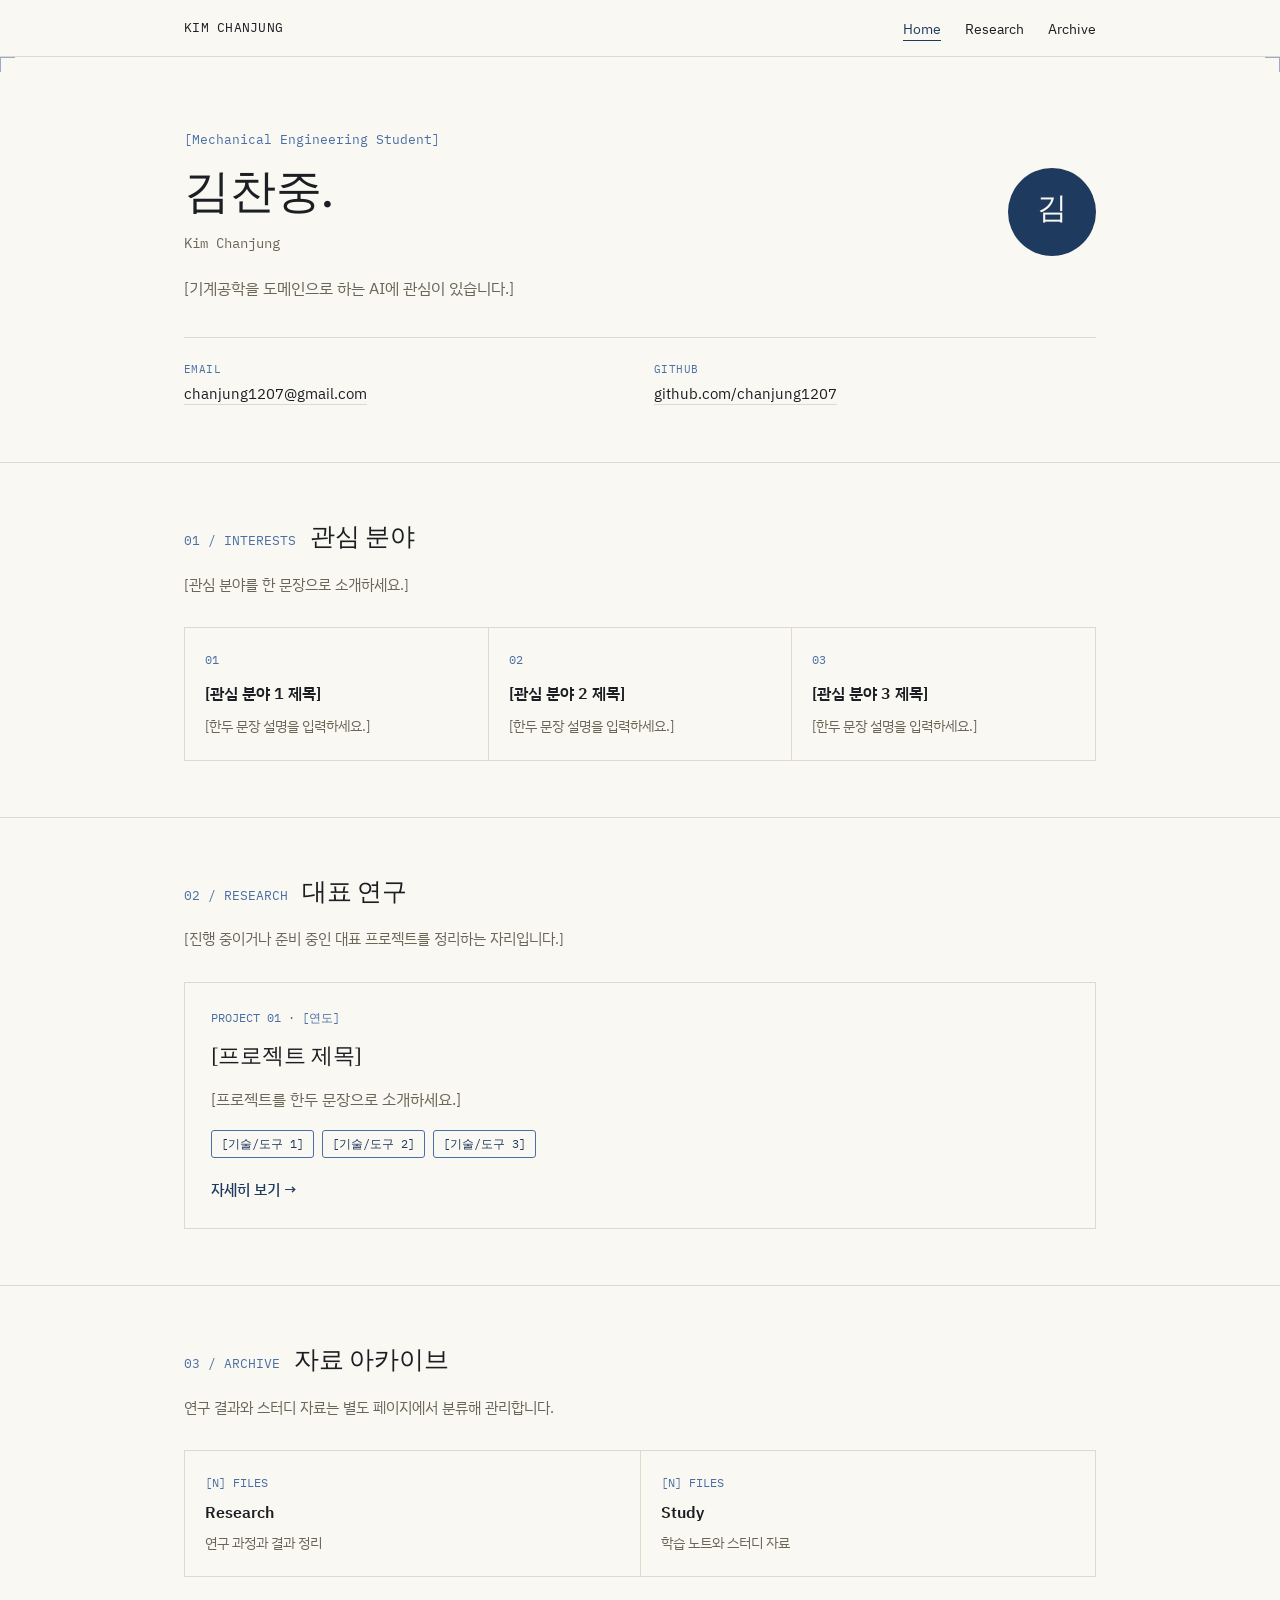
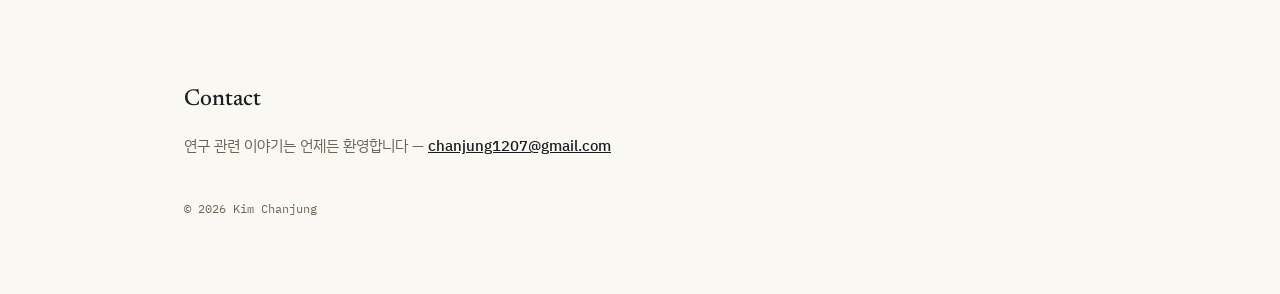
<file: index.html>
<!DOCTYPE html>
<html lang="ko">
<head>
<meta charset="UTF-8">
<meta name="viewport" content="width=device-width, initial-scale=1.0">
<title>김찬중 · Kim Chanjung</title>
<meta name="description" content="김찬중의 연구 관심사와 자료 아카이브">
<link rel="preconnect" href="https://fonts.googleapis.com">
<link rel="preconnect" href="https://fonts.gstatic.com" crossorigin>
<link href="https://fonts.googleapis.com/css2?family=Newsreader:ital,opsz,wght@0,6..72,400;0,6..72,500;0,6..72,600;1,6..72,400&family=IBM+Plex+Sans+KR:wght@400;500;600&family=IBM+Plex+Mono:wght@400;500&display=swap" rel="stylesheet">
<link rel="stylesheet" href="style.css">
</head>
<body>

<nav aria-label="주 메뉴">
  <div class="wrap">
    <a class="brand" href="index.html">KIM CHANJUNG</a>
    <ul>
      <li><a class="nav-link active" href="index.html">Home</a></li>
      <li><a class="nav-link" href="research.html">Research</a></li>
      <li><a class="nav-link" href="archive.html">Archive</a></li>
    </ul>
  </div>
</nav>

<header class="hero sheet">
  <div class="wrap">
    <p class="eyebrow mono">[Mechanical Engineering Student]</p>
    <div class="hero-grid">
      <div>
        <h1>김찬중.</h1>
        <p class="name-en">Kim Chanjung</p>
        <p class="lead">
          [기계공학을 도메인으로 하는 AI에 관심이 있습니다.]
        </p>
      </div>
      <!-- 사진이 준비되면 아래 div를 <img class="avatar" src="photo.jpg" alt="김찬중"> 로 교체하세요 -->
      <div class="avatar" aria-hidden="true">김</div>
    </div>

    <div class="meta-grid">
      <div class="meta-item">
        <p class="k mono">EMAIL</p>
        <p class="v"><a href="mailto:chanjung1207@gmail.com">chanjung1207@gmail.com</a></p>
      </div>
      <div class="meta-item">
        <p class="k mono">GITHUB</p>
        <p class="v"><a href="https://github.com/chanjung1207" target="_blank" rel="noopener">github.com/chanjung1207</a></p>
      </div>
    </div>
  </div>
</header>

<main>
<section id="interests">
  <div class="wrap">
    <div class="section-head">
      <span class="idx mono">01 / INTERESTS</span>
      <h2>관심 분야</h2>
    </div>
    <p class="section-sub">[관심 분야를 한 문장으로 소개하세요.]</p>

    <div class="interest-grid">
      <div class="interest-card">
        <p class="num">01</p>
        <h3>[관심 분야 1 제목]</h3>
        <p>[한두 문장 설명을 입력하세요.]</p>
      </div>
      <div class="interest-card">
        <p class="num">02</p>
        <h3>[관심 분야 2 제목]</h3>
        <p>[한두 문장 설명을 입력하세요.]</p>
      </div>
      <div class="interest-card">
        <p class="num">03</p>
        <h3>[관심 분야 3 제목]</h3>
        <p>[한두 문장 설명을 입력하세요.]</p>
      </div>
    </div>
  </div>
</section>

<section id="research">
  <div class="wrap">
    <div class="section-head">
      <span class="idx mono">02 / RESEARCH</span>
      <h2>대표 연구</h2>
    </div>
    <p class="section-sub">[진행 중이거나 준비 중인 대표 프로젝트를 정리하는 자리입니다.]</p>

    <div class="project-card">
      <p class="tag-row mono">PROJECT 01 · [연도]</p>
      <h3>[프로젝트 제목]</h3>
      <p>[프로젝트를 한두 문장으로 소개하세요.]</p>
      <div class="chip-row">
        <span class="chip">[기술/도구 1]</span>
        <span class="chip">[기술/도구 2]</span>
        <span class="chip">[기술/도구 3]</span>
      </div>
      <a class="go-link" href="research.html">자세히 보기 →</a>
    </div>
  </div>
</section>

<section id="archive-preview">
  <div class="wrap">
    <div class="section-head">
      <span class="idx mono">03 / ARCHIVE</span>
      <h2>자료 아카이브</h2>
    </div>
    <p class="section-sub">연구 결과와 스터디 자료는 별도 페이지에서 분류해 관리합니다.</p>

    <div class="archive-preview">
      <a class="archive-box" href="archive.html#research">
        <span class="count mono">[N] FILES</span>
        <span class="label">Research</span>
        <span class="desc">연구 과정과 결과 정리</span>
      </a>
      <a class="archive-box" href="archive.html#study">
        <span class="count mono">[N] FILES</span>
        <span class="label">Study</span>
        <span class="desc">학습 노트와 스터디 자료</span>
      </a>
    </div>
  </div>
</section>
</main>

<footer id="contact">
  <div class="wrap">
    <h2>Contact</h2>
    <p class="contact-line">연구 관련 이야기는 언제든 환영합니다 — <a href="mailto:chanjung1207@gmail.com">chanjung1207@gmail.com</a></p>
    <p class="copyright">© 2026 Kim Chanjung</p>
  </div>
</footer>

</body>
</html>
</file>
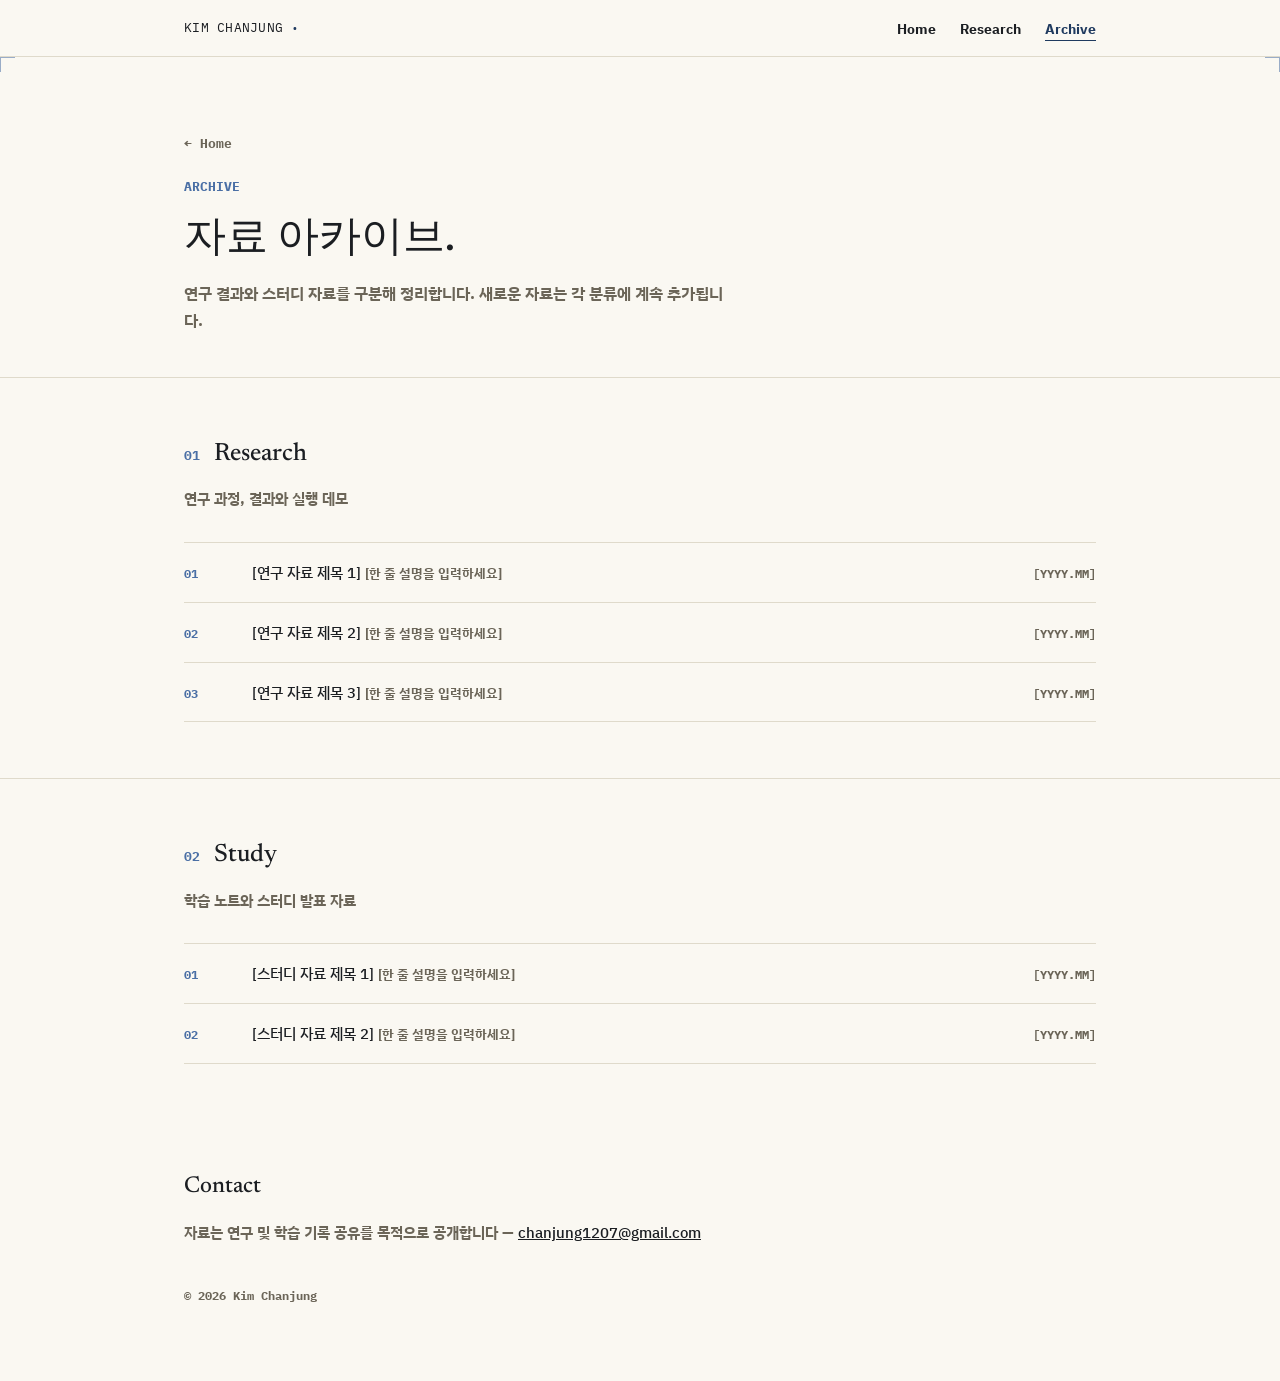
<file: archive.html>
<!DOCTYPE html>
<html lang="ko">
<head>
<meta charset="UTF-8">
<meta name="viewport" content="width=device-width, initial-scale=1.0">
<title>Archive · 김찬중</title>
<meta name="description" content="김찬중의 연구 및 스터디 자료 아카이브">
<link rel="preconnect" href="https://fonts.googleapis.com">
<link rel="preconnect" href="https://fonts.gstatic.com" crossorigin>
<link href="https://fonts.googleapis.com/css2?family=Newsreader:ital,opsz,wght@0,6..72,400;0,6..72,500;0,6..72,600;1,6..72,400&family=IBM+Plex+Sans+KR:wght@400;500;600&family=IBM+Plex+Mono:wght@400;500&display=swap" rel="stylesheet">
<link rel="stylesheet" href="style.css">
</head>
<body>

<nav aria-label="주 메뉴">
  <div class="wrap">
    <a class="brand" href="index.html">KIM CHANJUNG <b>· 
    <ul>
      <li><a class="nav-link" href="index.html">Home</a></li>
      <li><a class="nav-link" href="research.html">Research</a></li>
      <li><a class="nav-link active" href="archive.html">Archive</a></li>
    </ul>
  </div>
</nav>

<header class="hero sheet" style="padding-bottom:44px;">
  <div class="wrap">
    <a class="back-link" href="index.html">← Home</a>
    <p class="eyebrow mono">ARCHIVE</p>
    <h1 style="font-size:clamp(28px,4.5vw,42px); margin-bottom:14px;">자료 아카이브.</h1>
    <p class="lead">연구 결과와 스터디 자료를 구분해 정리합니다. 새로운 자료는 각 분류에 계속 추가됩니다.</p>
  </div>
</header>

<main>
<section id="research">
  <div class="wrap">
    <div class="section-head">
      <span class="idx mono">01</span>
      <h2>Research</h2>
    </div>
    <p class="section-sub">연구 과정, 결과와 실행 데모</p>

    <div class="archive-list">
      <a class="archive-row" href="#" target="_blank" rel="noopener">
        <span class="archive-num mono">01</span>
        <span>
          <span class="archive-title">[연구 자료 제목 1]</span>
          <span class="archive-desc">[한 줄 설명을 입력하세요]</span>
        </span>
        <span class="archive-date">[YYYY.MM]</span>
      </a>
      <a class="archive-row" href="#" target="_blank" rel="noopener">
        <span class="archive-num mono">02</span>
        <span>
          <span class="archive-title">[연구 자료 제목 2]</span>
          <span class="archive-desc">[한 줄 설명을 입력하세요]</span>
        </span>
        <span class="archive-date">[YYYY.MM]</span>
      </a>
      <a class="archive-row" href="#" target="_blank" rel="noopener">
        <span class="archive-num mono">03</span>
        <span>
          <span class="archive-title">[연구 자료 제목 3]</span>
          <span class="archive-desc">[한 줄 설명을 입력하세요]</span>
        </span>
        <span class="archive-date">[YYYY.MM]</span>
      </a>
    </div>
  </div>
</section>

<section id="study">
  <div class="wrap">
    <div class="section-head">
      <span class="idx mono">02</span>
      <h2>Study</h2>
    </div>
    <p class="section-sub">학습 노트와 스터디 발표 자료</p>

    <div class="archive-list">
      <a class="archive-row" href="#" target="_blank" rel="noopener">
        <span class="archive-num mono">01</span>
        <span>
          <span class="archive-title">[스터디 자료 제목 1]</span>
          <span class="archive-desc">[한 줄 설명을 입력하세요]</span>
        </span>
        <span class="archive-date">[YYYY.MM]</span>
      </a>
      <a class="archive-row" href="#" target="_blank" rel="noopener">
        <span class="archive-num mono">02</span>
        <span>
          <span class="archive-title">[스터디 자료 제목 2]</span>
          <span class="archive-desc">[한 줄 설명을 입력하세요]</span>
        </span>
        <span class="archive-date">[YYYY.MM]</span>
      </a>
    </div>
  </div>
</section>
</main>

<footer id="contact">
  <div class="wrap">
    <h2>Contact</h2>
    <p class="contact-line">자료는 연구 및 학습 기록 공유를 목적으로 공개합니다 — <a href="mailto:chanjung1207@gmail.com">chanjung1207@gmail.com</a></p>
    <p class="copyright">© 2026 Kim Chanjung</p>
  </div>
</footer>

</body>
</html>
</file>
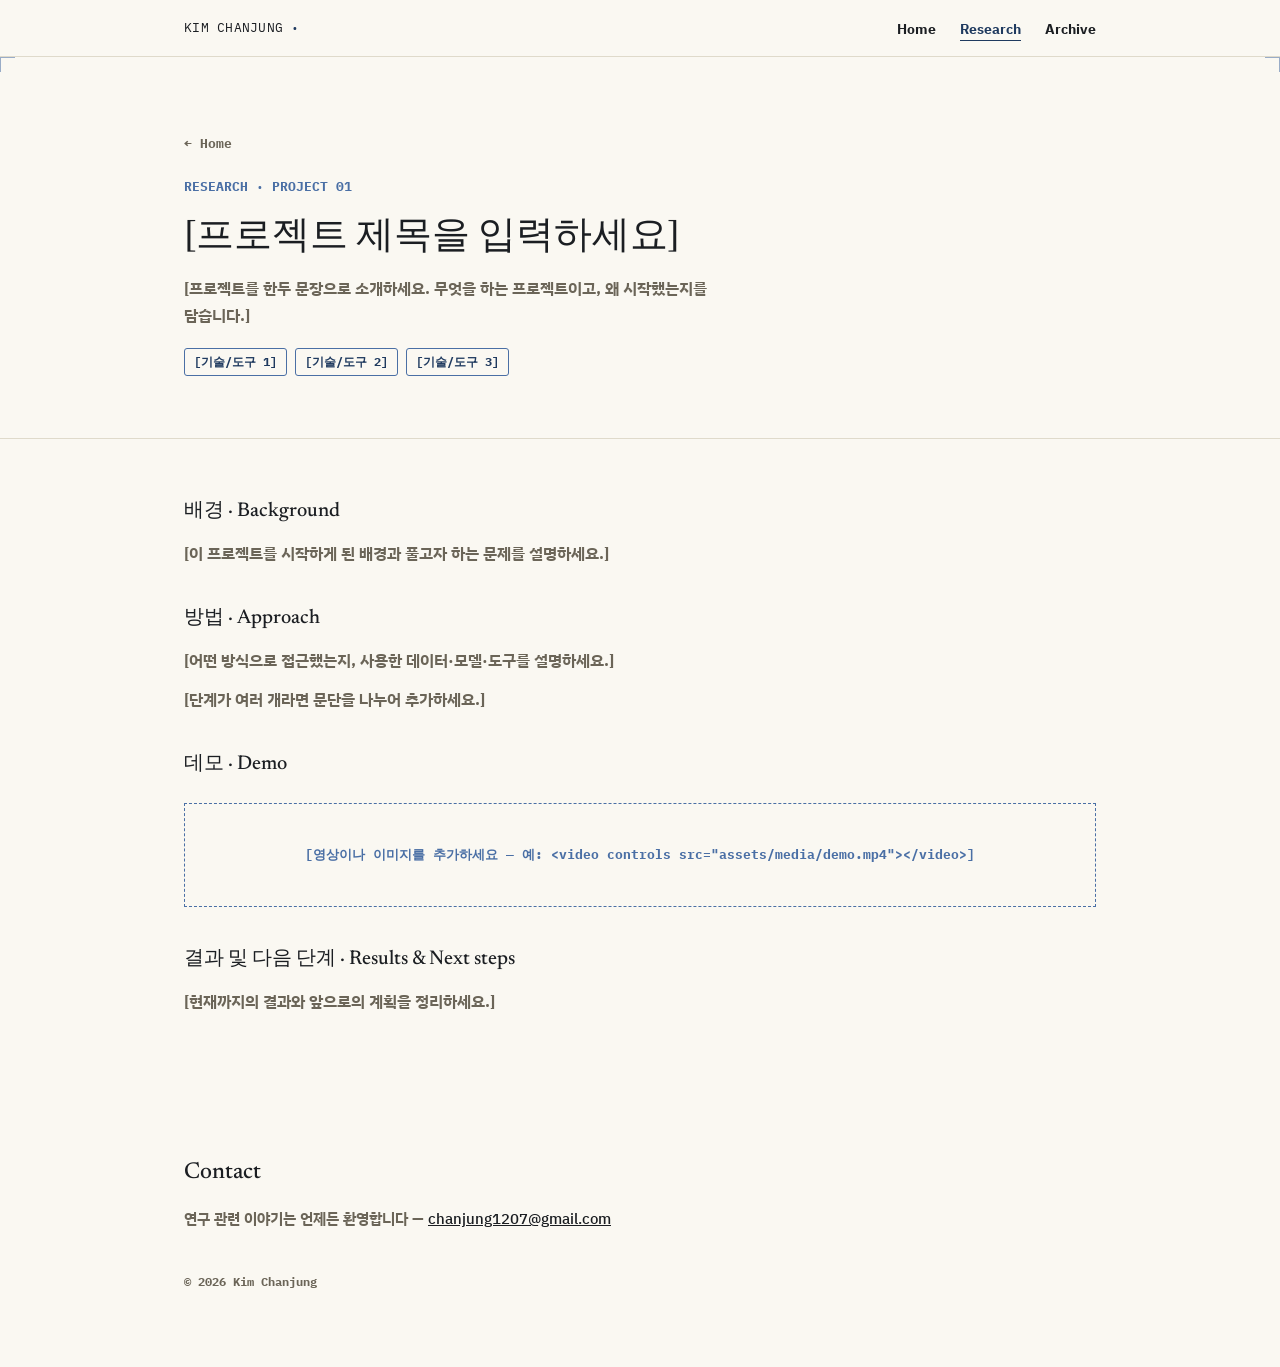
<file: research.html>
<!DOCTYPE html>
<html lang="ko">
<head>
<meta charset="UTF-8">
<meta name="viewport" content="width=device-width, initial-scale=1.0">
<title>Research · 김찬중</title>
<meta name="description" content="김찬중의 대표 연구 프로젝트 소개">
<link rel="preconnect" href="https://fonts.googleapis.com">
<link rel="preconnect" href="https://fonts.gstatic.com" crossorigin>
<link href="https://fonts.googleapis.com/css2?family=Newsreader:ital,opsz,wght@0,6..72,400;0,6..72,500;0,6..72,600;1,6..72,400&family=IBM+Plex+Sans+KR:wght@400;500;600&family=IBM+Plex+Mono:wght@400;500&display=swap" rel="stylesheet">
<link rel="stylesheet" href="style.css">
</head>
<body>

<nav aria-label="주 메뉴">
  <div class="wrap">
    <a class="brand" href="index.html">KIM CHANJUNG <b>· 
    <ul>
      <li><a class="nav-link" href="index.html">Home</a></li>
      <li><a class="nav-link active" href="research.html">Research</a></li>
      <li><a class="nav-link" href="archive.html">Archive</a></li>
    </ul>
  </div>
</nav>

<header class="hero sheet" style="padding-bottom:44px;">
  <div class="wrap">
    <a class="back-link" href="index.html">← Home</a>
    <p class="eyebrow mono">RESEARCH · PROJECT 01</p>
    <h1 style="font-size:clamp(26px,4vw,38px); margin-bottom:14px;">[프로젝트 제목을 입력하세요]</h1>
    <p class="lead">[프로젝트를 한두 문장으로 소개하세요. 무엇을 하는 프로젝트이고, 왜 시작했는지를 담습니다.]</p>
    <div class="chip-row" style="margin-top:20px;">
      <span class="chip">[기술/도구 1]</span>
      <span class="chip">[기술/도구 2]</span>
      <span class="chip">[기술/도구 3]</span>
    </div>
  </div>
</header>

<main>
<section>
  <div class="wrap">
    <div class="detail-block">
      <h2>배경 · Background</h2>
      <p>[이 프로젝트를 시작하게 된 배경과 풀고자 하는 문제를 설명하세요.]</p>
    </div>

    <div class="detail-block">
      <h2>방법 · Approach</h2>
      <p>[어떤 방식으로 접근했는지, 사용한 데이터·모델·도구를 설명하세요.]</p>
      <p>[단계가 여러 개라면 문단을 나누어 추가하세요.]</p>
    </div>

    <div class="detail-block">
      <h2>데모 · Demo</h2>
      <div class="media-placeholder">
        [영상이나 이미지를 추가하세요 — 예: &lt;video controls src="assets/media/demo.mp4"&gt;&lt;/video&gt;]
      </div>
    </div>

    <div class="detail-block">
      <h2>결과 및 다음 단계 · Results &amp; Next steps</h2>
      <p>[현재까지의 결과와 앞으로의 계획을 정리하세요.]</p>
    </div>
  </div>
</section>
</main>

<footer id="contact">
  <div class="wrap">
    <h2>Contact</h2>
    <p class="contact-line">연구 관련 이야기는 언제든 환영합니다 — <a href="mailto:chanjung1207@gmail.com">chanjung1207@gmail.com</a></p>
    <p class="copyright">© 2026 Kim Chanjung</p>
  </div>
</footer>

</body>
</html>
</file>
<file: style.css>
/* ============================================================
   김찬중 개인 홈페이지 — 공유 스타일시트
   컨셉: 제도 용지(Drafting Sheet) — 기계/항공우주공학 배경을 반영해
   도면 느낌의 코너 등록 마크, 격자, 시트 번호를 사용합니다.
   ============================================================ */

:root{
  --paper:#FAF8F2;
  --ink:#1B1E22;
  --ink-soft:#6B6558;
  --line:#DFDACB;
  --accent:#1F3A5F;      /* 청사진 남색 */
  --accent-soft:#4A6FA5;
  --grid-size:28px;
}

*{box-sizing:border-box;}
html{scroll-behavior:smooth;}
@media (prefers-reduced-motion: reduce){
  html{scroll-behavior:auto;}
  *{animation:none !important; transition:none !important;}
}

body{
  margin:0;
  background:
    linear-gradient(var(--paper), var(--paper)),
    repeating-linear-gradient(0deg, rgba(31,58,95,0.035) 0 1px, transparent 1px var(--grid-size)),
    repeating-linear-gradient(90deg, rgba(31,58,95,0.035) 0 1px, transparent 1px var(--grid-size));
  color:var(--ink);
  font-family:'IBM Plex Sans KR', sans-serif;
  line-height:1.65;
}
a{color:var(--accent);}
a:focus-visible, button:focus-visible{
  outline:2px solid var(--accent);
  outline-offset:3px;
  border-radius:2px;
}
.wrap{
  max-width:960px;
  margin:0 auto;
  padding:0 24px;
  position:relative;
}
.mono{font-family:'IBM Plex Mono', monospace;}

/* ---- 코너 등록 마크 (도면 느낌) ---- */
.sheet{position:relative;}
.sheet::before, .sheet::after{
  content:"";
  position:absolute;
  width:14px; height:14px;
  border:1px solid var(--accent-soft);
  opacity:0.55;
}
.sheet::before{ top:0; left:0; border-right:none; border-bottom:none; }
.sheet::after{ top:0; right:0; border-left:none; border-bottom:none; }

/* ---- Nav ---- */
nav{
  position:sticky; top:0; z-index:10;
  background:rgba(250,248,242,0.92);
  backdrop-filter:blur(6px);
  border-bottom:1px solid var(--line);
}
nav .wrap{
  display:flex; align-items:center; justify-content:space-between;
  height:56px;
}
nav .brand{
  font-family:'IBM Plex Mono', monospace;
  font-size:13px; letter-spacing:0.02em;
  color:var(--ink);
  text-decoration:none;
}
nav .brand b{color:var(--accent);}
nav ul{list-style:none; display:flex; gap:24px; margin:0; padding:0;}
nav a.nav-link{text-decoration:none; color:var(--ink); font-size:14px;}
nav a.nav-link:hover{color:var(--accent);}
nav a.nav-link.active{color:var(--accent); border-bottom:1px solid var(--accent); padding-bottom:2px;}

/* ---- Hero ---- */
header.hero{padding:72px 0 56px; border-bottom:1px solid var(--line);}
header.hero .eyebrow{
  font-family:'IBM Plex Mono', monospace;
  font-size:12.5px; color:var(--accent-soft);
  margin:0 0 18px;
}
header.hero .hero-grid{
  display:grid;
  grid-template-columns:1fr 108px;
  gap:32px;
  align-items:start;
}
header.hero h1{
  font-family:'Newsreader', serif;
  font-weight:500;
  font-size:clamp(30px, 4.6vw, 46px);
  line-height:1.22;
  margin:0 0 8px;
}
header.hero .name-en{
  font-family:'IBM Plex Mono', monospace;
  font-size:14px; color:var(--ink-soft);
  margin:0 0 20px;
}
header.hero p.lead{
  max-width:54ch;
  font-size:16px;
  color:var(--ink-soft);
  margin:0;
}
.avatar{
  width:88px; height:88px; border-radius:50%;
  background:var(--accent);
  color:var(--paper);
  display:flex; align-items:center; justify-content:center;
  font-family:'Newsreader', serif; font-size:30px; font-weight:500;
  flex-shrink:0;
  justify-self:end;
  /* 사진이 준비되면 이 div를 <img class="avatar" src="photo.jpg" alt="김찬중"> 로 교체하세요 */
}
.meta-grid{
  margin-top:36px;
  display:grid;
  grid-template-columns:repeat(2, minmax(0,1fr));
  gap:18px 28px;
  border-top:1px solid var(--line);
  padding-top:22px;
}
.meta-grid .meta-item .k{
  font-family:'IBM Plex Mono', monospace;
  font-size:11px; letter-spacing:0.04em;
  color:var(--accent-soft);
  margin:0 0 4px;
}
.meta-grid .meta-item .v{font-size:14.5px; margin:0;}
.meta-grid .meta-item .v a{color:var(--ink); text-decoration:none; border-bottom:1px solid var(--line);}
.meta-grid .meta-item .v a:hover{color:var(--accent); border-color:var(--accent);}

/* ---- Section shell ---- */
section{padding:56px 0; border-bottom:1px solid var(--line);}
section:last-of-type{border-bottom:none;}
.section-head{
  display:flex; align-items:baseline; gap:14px;
  margin-bottom:30px;
}
.section-head .idx{
  font-family:'IBM Plex Mono', monospace;
  font-size:13px; color:var(--accent-soft);
}
.section-head h2{
  font-family:'Newsreader', serif;
  font-weight:500;
  font-size:25px;
  margin:0;
}
.section-sub{
  color:var(--ink-soft); font-size:15px;
  margin:-18px 0 30px;
  max-width:56ch;
}

/* ---- Interest cards ---- */
.interest-grid{
  display:grid;
  grid-template-columns:repeat(3, 1fr);
  gap:1px;
  background:var(--line);
  border:1px solid var(--line);
}
.interest-card{
  background:var(--paper);
  padding:22px 20px;
}
.interest-card .num{
  font-family:'IBM Plex Mono', monospace;
  font-size:12px; color:var(--accent-soft);
  margin:0 0 10px;
}
.interest-card h3{margin:0 0 8px; font-size:16px; font-weight:600;}
.interest-card p{margin:0; font-size:14px; color:var(--ink-soft);}

/* ---- Project card (research preview) ---- */
.project-card{
  border:1px solid var(--line);
  padding:26px;
}
.project-card .tag-row{
  font-family:'IBM Plex Mono', monospace;
  font-size:11.5px; color:var(--accent-soft);
  margin:0 0 12px;
}
.project-card h3{
  font-family:'Newsreader', serif; font-weight:500;
  font-size:22px; margin:0 0 10px;
}
.project-card p{margin:0 0 18px; color:var(--ink-soft); max-width:58ch;}
.chip-row{display:flex; flex-wrap:wrap; gap:8px; margin-bottom:18px;}
.chip{
  font-family:'IBM Plex Mono', monospace;
  font-size:12px; color:var(--accent);
  border:1px solid var(--accent-soft);
  padding:3px 9px; border-radius:3px;
}
.project-card .go-link{
  font-size:14.5px; font-weight:500; text-decoration:none;
}

/* ---- Archive preview boxes ---- */
.archive-preview{
  display:grid; grid-template-columns:1fr 1fr; gap:1px;
  background:var(--line); border:1px solid var(--line);
}
.archive-box{
  background:var(--paper); padding:22px 20px;
  text-decoration:none; color:var(--ink);
  display:flex; flex-direction:column; gap:6px;
}
.archive-box:hover{background:#F2EEE2;}
.archive-box .count{
  font-family:'IBM Plex Mono', monospace;
  font-size:12px; color:var(--accent-soft);
}
.archive-box .label{font-size:16px; font-weight:600;}
.archive-box .desc{font-size:13.5px; color:var(--ink-soft);}

/* ---- Archive list rows ---- */
.archive-list{border-top:1px solid var(--line);}
.archive-row{
  display:grid;
  grid-template-columns:52px 1fr auto;
  align-items:baseline;
  gap:16px;
  padding:16px 0;
  border-bottom:1px solid var(--line);
  text-decoration:none;
  color:var(--ink);
}
.archive-row:hover .archive-title{color:var(--accent);}
.archive-row .archive-num{
  font-family:'IBM Plex Mono', monospace;
  font-size:12px; color:var(--accent-soft);
}
.archive-title{font-size:15px; font-weight:500;}
.archive-desc{font-size:13px; color:var(--ink-soft); margin-top:2px;}
.archive-date{
  font-family:'IBM Plex Mono', monospace;
  font-size:12px; color:var(--ink-soft); white-space:nowrap;
}

/* ---- Detail page (research.html) ---- */
.back-link{
  display:inline-block;
  font-family:'IBM Plex Mono', monospace;
  font-size:13px; color:var(--ink-soft);
  text-decoration:none;
  margin-bottom:22px;
}
.back-link:hover{color:var(--accent);}
.detail-block{margin-bottom:36px;}
.detail-block h2{
  font-family:'Newsreader', serif; font-weight:500;
  font-size:20px; margin:0 0 12px;
}
.detail-block p{margin:0 0 12px; max-width:62ch; color:var(--ink-soft);}
.media-placeholder{
  border:1px dashed var(--accent-soft);
  padding:40px 20px;
  text-align:center;
  font-family:'IBM Plex Mono', monospace;
  font-size:13px;
  color:var(--accent-soft);
  margin:22px 0 8px;
}

/* ---- Footer ---- */
footer{padding:48px 0 64px;}
footer h2{
  font-family:'Newsreader', serif; font-weight:500;
  font-size:23px; margin:0 0 14px;
}
footer .contact-line{font-size:15px; color:var(--ink-soft);}
footer .contact-line a{color:var(--ink); font-weight:500;}
footer .copyright{
  margin-top:40px;
  font-family:'IBM Plex Mono', monospace;
  font-size:12px; color:var(--ink-soft);
}

@media (max-width:640px){
  header.hero .hero-grid{grid-template-columns:1fr; }
  .avatar{justify-self:start;}
  .meta-grid{grid-template-columns:1fr 1fr;}
  .interest-grid{grid-template-columns:1fr;}
  .archive-preview{grid-template-columns:1fr;}
  .archive-row{grid-template-columns:36px 1fr; }
  .archive-date{grid-column:2; }
}
@media (max-width:420px){
  nav ul{gap:14px;}
  nav a.nav-link{font-size:13px;}
  .meta-grid{grid-template-columns:1fr;}
}
</file>
